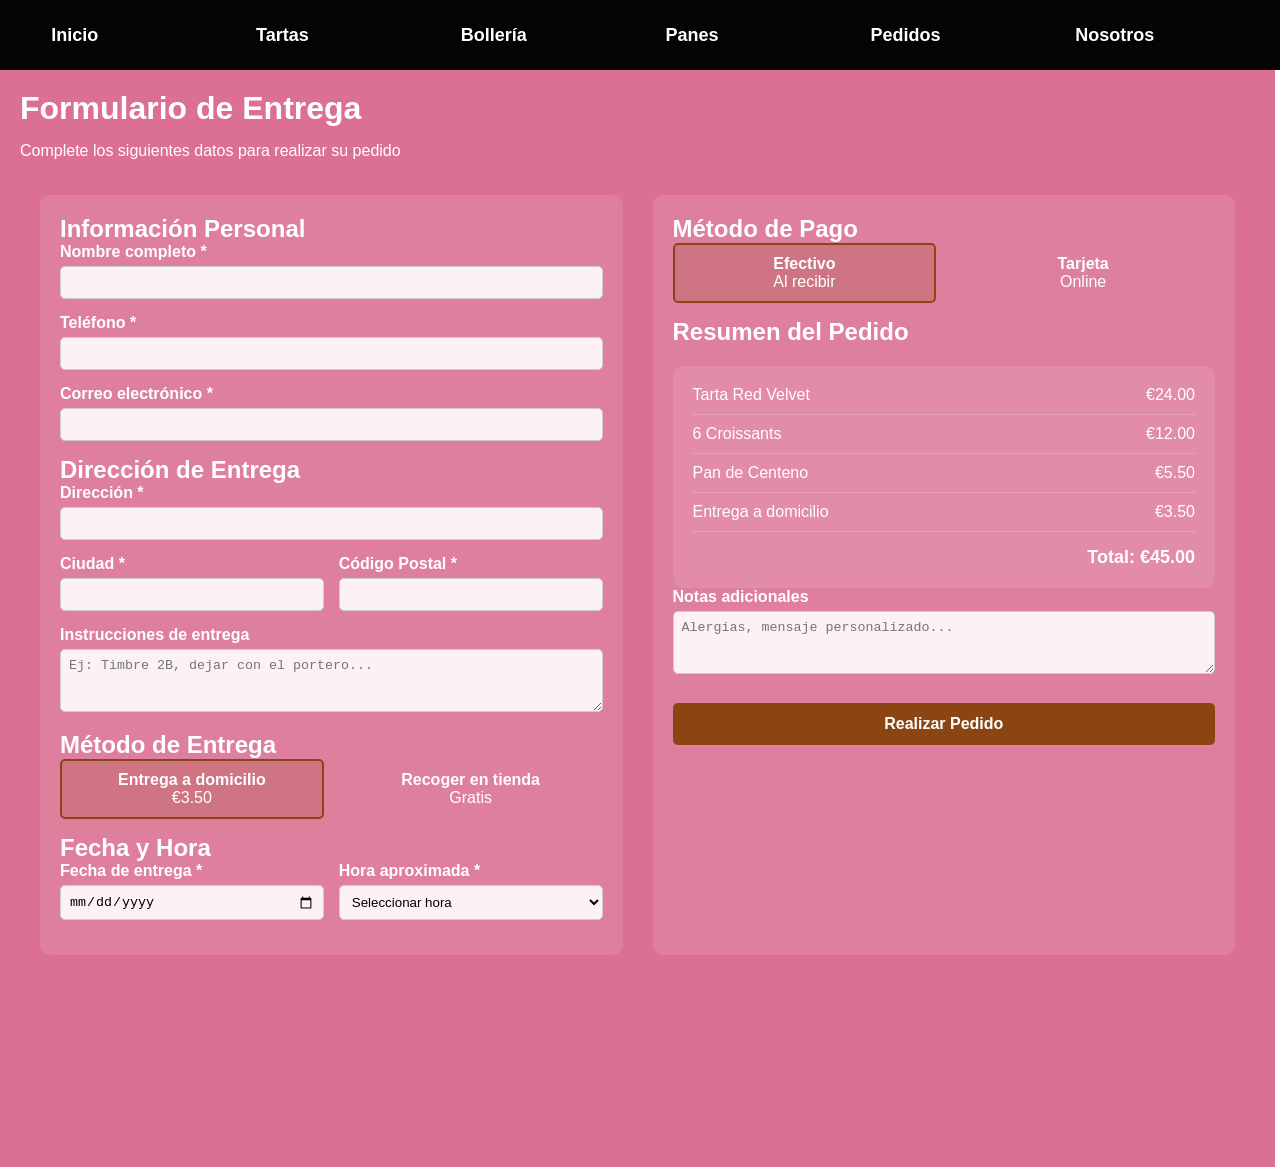
<file: Pages/Delivery/delivery.html>
<!DOCTYPE html>
<html lang="en">

<head>
    <meta charset="UTF-8">
    <meta name="viewport" content="width=device-width, initial-scale=1.0">
    <title>Pedidos - Pastelería María</title>
    <link rel="stylesheet" href="../../Styles/coreStyles.css">
    <link rel="stylesheet" href="../../Styles/menu_hover.css">
    <style>
        .form-container {
            display: flex;
            justify-content: space-between;
            padding: 20px;
            gap: 30px;
        }

        .form-section {
            flex: 1;
            background-color: rgba(255, 255, 255, 0.1);
            padding: 20px;
            border-radius: 10px;
        }

        .form-group {
            margin-bottom: 15px;
        }

        label {
            display: block;
            margin-bottom: 5px;
            font-weight: bold;
        }

        input,
        select,
        textarea {
            width: 100%;
            padding: 8px;
            border-radius: 5px;
            border: 1px solid #ccc;
            background-color: rgba(255, 255, 255, 0.9);
        }

        .form-row {
            display: flex;
            gap: 15px;
        }

        .form-row .form-group {
            flex: 1;
        }

        .submit-btn {
            background-color: #8B4513;
            color: white;
            padding: 12px 25px;
            border: none;
            border-radius: 5px;
            cursor: pointer;
            font-size: 16px;
            font-weight: bold;
            margin-top: 10px;
            width: 100%;
        }

        .submit-btn:hover {
            background-color: #A0522D;
        }

        .order-summary {
            background-color: rgba(255, 255, 255, 0.1);
            padding: 20px;
            border-radius: 10px;
            margin-top: 20px;
        }

        .order-item {
            display: flex;
            justify-content: space-between;
            margin-bottom: 10px;
            padding-bottom: 10px;
            border-bottom: 1px solid rgba(255, 255, 255, 0.2);
        }

        .order-total {
            font-weight: bold;
            font-size: 18px;
            margin-top: 15px;
            text-align: right;
        }

        .delivery-options {
            display: flex;
            gap: 15px;
            margin-bottom: 15px;
        }

        .delivery-option {
            flex: 1;
            text-align: center;
            padding: 10px;
            border: 2px solid transparent;
            border-radius: 5px;
            cursor: pointer;
        }

        .delivery-option.selected {
            border-color: #8B4513;
            background-color: rgba(139, 69, 19, 0.2);
        }

        .payment-methods {
            display: flex;
            gap: 15px;
            margin-bottom: 15px;
        }

        .payment-method {
            flex: 1;
            text-align: center;
            padding: 10px;
            border: 2px solid transparent;
            border-radius: 5px;
            cursor: pointer;
        }

        .payment-method.selected {
            border-color: #8B4513;
            background-color: rgba(139, 69, 19, 0.2);
        }
    </style>
</head>

<body style="overflow:visible; color: white;">
    <header>
        <div class="top_menu">
            <a href="../../index.html" style="flex: 1;"><b>Inicio</b></a>
            <a href="../Menus/menu_cakes.html" style="flex: 1;"><b>Tartas</b></a>
            <a href="../Menus/menu_sweets.html" style="flex: 1;"><b>Bollería</b></a>
            <a href="../Menus/menu_bread.html" style="flex: 1;"><b>Panes</b></a>
            <a href="../Delivery/delivery.html" style="flex: 1;"><b>Pedidos</b></a>
            <a href="../Us/us.html" style="flex: 1;"><b>Nosotros</b></a>
        </div>
        <div class="load_overlay">
            <div class="load_icon">
                <p><b>PASTELERÍA MARIA</b></p>
            </div>
        </div>
    </header>
    <main>
        <div class="menu_holder">
            <div class="menu">
                <h1>Formulario de Entrega</h1>
                <p>Complete los siguientes datos para realizar su pedido</p>

                <div class="form-container">
                    <div class="form-section">
                        <h2>Información Personal</h2>
                        <div class="form-group">
                            <label for="name">Nombre completo *</label>
                            <input type="text" id="name" name="name" required>
                        </div>

                        <div class="form-group">
                            <label for="phone">Teléfono *</label>
                            <input type="tel" id="phone" name="phone" required>
                        </div>

                        <div class="form-group">
                            <label for="email">Correo electrónico *</label>
                            <input type="email" id="email" name="email" required>
                        </div>

                        <h2>Dirección de Entrega</h2>
                        <div class="form-group">
                            <label for="address">Dirección *</label>
                            <input type="text" id="address" name="address" required>
                        </div>

                        <div class="form-row">
                            <div class="form-group">
                                <label for="city">Ciudad *</label>
                                <input type="text" id="city" name="city" required>
                            </div>

                            <div class="form-group">
                                <label for="zip">Código Postal *</label>
                                <input type="text" id="zip" name="zip" required>
                            </div>
                        </div>

                        <div class="form-group">
                            <label for="instructions">Instrucciones de entrega</label>
                            <textarea id="instructions" name="instructions" rows="3"
                                placeholder="Ej: Timbre 2B, dejar con el portero..."></textarea>
                        </div>

                        <h2>Método de Entrega</h2>
                        <div class="delivery-options">
                            <div class="delivery-option selected" data-value="delivery">
                                <b>Entrega a domicilio</b>
                                <p>€3.50</p>
                            </div>
                            <div class="delivery-option" data-value="pickup">
                                <b>Recoger en tienda</b>
                                <p>Gratis</p>
                            </div>
                        </div>

                        <h2>Fecha y Hora</h2>
                        <div class="form-row">
                            <div class="form-group">
                                <label for="date">Fecha de entrega *</label>
                                <input type="date" id="date" name="date" required>
                            </div>

                            <div class="form-group">
                                <label for="time">Hora aproximada *</label>
                                <select id="time" name="time" required>
                                    <option value="">Seleccionar hora</option>
                                    <option value="09:00-11:00">09:00 - 11:00</option>
                                    <option value="11:00-13:00">11:00 - 13:00</option>
                                    <option value="13:00-15:00">13:00 - 15:00</option>
                                    <option value="15:00-17:00">15:00 - 17:00</option>
                                    <option value="17:00-19:00">17:00 - 19:00</option>
                                    <option value="19:00-21:00">19:00 - 21:00</option>
                                </select>
                            </div>
                        </div>
                    </div>

                    <div class="form-section">
                        <h2>Método de Pago</h2>
                        <div class="payment-methods">
                            <div class="payment-method selected" data-value="cash">
                                <b>Efectivo</b>
                                <p>Al recibir</p>
                            </div>
                            <div class="payment-method" data-value="card">
                                <b>Tarjeta</b>
                                <p>Online</p>
                            </div>
                        </div>

                        <div id="card-details" style="display: none;">
                            <div class="form-group">
                                <label for="card-number">Número de tarjeta</label>
                                <input type="text" id="card-number" name="card-number">
                            </div>

                            <div class="form-row">
                                <div class="form-group">
                                    <label for="expiry">Fecha de expiración</label>
                                    <input type="text" id="expiry" name="expiry" placeholder="MM/AA">
                                </div>

                                <div class="form-group">
                                    <label for="cvv">CVV</label>
                                    <input type="text" id="cvv" name="cvv">
                                </div>
                            </div>
                        </div>

                        <h2>Resumen del Pedido</h2>
                        <div class="order-summary">
                            <div class="order-item">
                                <span>Tarta Red Velvet</span>
                                <span>€24.00</span>
                            </div>
                            <div class="order-item">
                                <span>6 Croissants</span>
                                <span>€12.00</span>
                            </div>
                            <div class="order-item">
                                <span>Pan de Centeno</span>
                                <span>€5.50</span>
                            </div>
                            <div class="order-item">
                                <span>Entrega a domicilio</span>
                                <span>€3.50</span>
                            </div>
                            <div class="order-total">
                                <span>Total: €45.00</span>
                            </div>
                        </div>

                        <div class="form-group">
                            <label for="notes">Notas adicionales</label>
                            <textarea id="notes" name="notes" rows="3"
                                placeholder="Alergias, mensaje personalizado..."></textarea>
                        </div>

                        <button type="submit" class="submit-btn">Realizar Pedido</button>
                    </div>
                </div>
            </div>
        </div>
    </main>
</body>

</html>
</file>
<file: Styles/coreStyles.css>
* {
  margin: 0;
  padding: 0;
  box-sizing: border-box;
}

body {
  font-family: "Segoe UI", Tahoma, Geneva, Verdana, sans-serif;
  overflow: hidden;
  height: 100vh;
  background: #1a1a2e;
}

.load_overlay {
  position: absolute;
  left: 0px;
  top: 0px;
  z-index: 1000;
  width: 100%;
  height: 100vh;
  overflow: hidden;
  background-color: palevioletred;
  backdrop-filter: blur(15px);
  /* Fade in page del g4g*/
  opacity: 1;
  animation: fadeIn 2.1s forwards, colorOut 2s forwards;
  pointer-events: none; /* Does not block the clicking*/
}

.load_icon {
  position: absolute;
  left: 45vw;
  top: 40vh;
  z-index: 1500;
  width: 150px;
  height: 150px;
  border-radius: 50%;
  border: 5px solid white;
  text-align: center;
  color: white;
}
.load_icon p {
  margin-top: 35%;
}
@keyframes fadeIn {
  to {
    opacity: 0;
  }
}
@keyframes colorOut {
  to {
    background-color: rgba(255, 0, 0, 0);
  }
}

/* Barra superior de búsqueda rápida para ignorar el juego de interactuables */
.top_menu {
  position: absolute;
  left: 0px;
  top: 0px;
  display: flex;
  align-items: center;
  justify-content: center;
  height: 70px;
  width: 100%;
  z-index: 10;
  color: white;
  background-color: rgba(0, 0, 0, 0.856);
  font-size: 18px;
  padding-left: 4%;
}

.top_menu a{
  text-decoration: none;
  color: white;
}
/* El juego de interactuables */

.container {
  position: relative;
  width: 100%;
  height: 100vh;
  overflow: hidden;
}

.background-image {
  position: absolute;
  top: 0;
  left: 0;
  width: 100%;
  height: 100%;
  object-fit: cover;
  z-index: 1;
}

.hotspot {
  position: absolute;
  width: 30px;
  height: 30px;
  border-radius: 50%;
  background: palevioletred;
  border: 3px solid white;
  cursor: pointer;
  z-index: 2;
  transition: all 0.3s ease;
  display: flex;
  justify-content: center;
  align-items: center;
  box-shadow: 0 0 10px rgba(0, 0, 0, 0.5);
}

.hotspot:hover {
  transform: scale(1.2);
  background: magenta;
  box-shadow: 0 0 15px whitesmoke;
}

.hotspot::after {
  content: "";
  position: absolute;
  width: 100%;
  height: 100%;
  border-radius: 50%;
  border: 1px solid white; /* Esto */
  animation: pulse 3s infinite; /* Esto */
}

.tooltip {
  position: absolute;
  background: rgba(0, 0, 0, 0.8);
  color: white;
  padding: 10px 15px;
  border-radius: 5px;
  font-size: 14px;
  white-space: nowrap;
  z-index: 3;
  pointer-events: none;
  opacity: 0;
  transition: opacity 0.3s;
  transform: translateY(-10px);
}

.hotspot:hover .tooltip {
  opacity: 1;
  transform: translateY(0);
}

.info-panel {
  position: absolute;
  bottom: 20px;
  left: 20px;
  background: rgba(0, 0, 0, 0.7);
  color: white;
  padding: 15px;
  border-radius: 8px;
  max-width: 300px;
  z-index: 3;
  backdrop-filter: blur(5px);
}

.info-panel h2 {
  margin-bottom: 10px;
  color: palevioletred;
}

@keyframes pulse {
  0% {
    transform: scale(1);
    opacity: 1;
  }
  100% {
    transform: scale(2);
    opacity: 0;
  }
}

/* Colocación de elementos interactuables, falta encontrar una mejor forma de colocar la cajita de texto para poder moverla sin tener un cacharro para cada una */
.hotspot-1 {
  top: 25%;
  left: 33%;
}

.hotspot-2 {
  top: 53%;
  left: 37%;
}

.hotspot-3 {
  top: 55%;
  left: 75%;
}

.hotspot-4 {
  top: 19%;
  left: 37%;
}

.hotspot-5 {
  top: 63%;
  left: 88%;
}

.hotspot-6 {
  top: 56%;
  left: 21%;
}

.hotspot-7 {
  top: 44%;
  left: 65%;
}

.hotspot-8 {
  top: 38%;
  left: 76%;
}

.hotspot-9 {
  top: 50%;
  left: 95%;
  width: 50px;
  height: 50px;
}

.hotspot-10 {
  top: 50%;
  left: 9%;
  width: 50px;
  height: 50px;
}

/* Tooltip positioning */
.hotspot-1 .tooltip {
  top: -50px;
  right: 50%;
  transform: translateX(-50%);
}

.hotspot-2 .tooltip {
  top: -50px;
  left: 50%;
  transform: translateX(-50%);
}

.hotspot-3 .tooltip {
  top: -50px;
  left: 50%;
  transform: translateX(-50%);
}

.hotspot-4 .tooltip {
  top: -50px;
  left: 50%;
  transform: translateX(-50%);
}

.hotspot-5 .tooltip {
  top: -50px;
  left: 50%;
  transform: translateX(-50%);
}

.hotspot-6 .tooltip {
  top: -50px;
  left: 50%;
  transform: translateX(-50%);
}

.hotspot-7 .tooltip {
  top: -50px;
  left: 50%;
  transform: translateX(-50%);
}

.hotspot-8 .tooltip {
  top: -50px;
  left: 50%;
  transform: translateX(-50%);
}

.hotspot-9 .tooltip {
  top: -50px;
  right: 50%;
  transform: translateX(-50%);
}

.hotspot-10 .tooltip {
  top: -50px;
  right: 50%;
  transform: translateX(-50%);
}
</file>
<file: Styles/menu_hover.css>
.menu_holder{
    display: flex;
    margin-top: 70px;
}

.menu{
    flex: 2;
    background-color: palevioletred;
    border-right: 5px solid white;
    display: flex;
    flex-direction: column;
    padding: 20px;
    padding-bottom: 15%;
    gap: 15px;
}

.image-container {
    flex: 1;
    background-color: white;
    padding-bottom: 30vh;
    background-size: cover;
    background-position: center;
    background-image: url('../Media/Images/Products/Visualizer.png');
    transition: background-image 0.3s ease;
}

.hover-trigger {
    cursor: pointer;
    padding: 15px;
    display: block;
    border-radius: 4px;
    transition: all 0.3s ease;
}

.hover-trigger:hover {
    background-color: rgba(255, 255, 255, 0.473);
    transform: translateX(10px);
}

#dotted::after{
    content: "......................................................................................................................................................................XY€";
    font-size: 18px;
}
</file>
